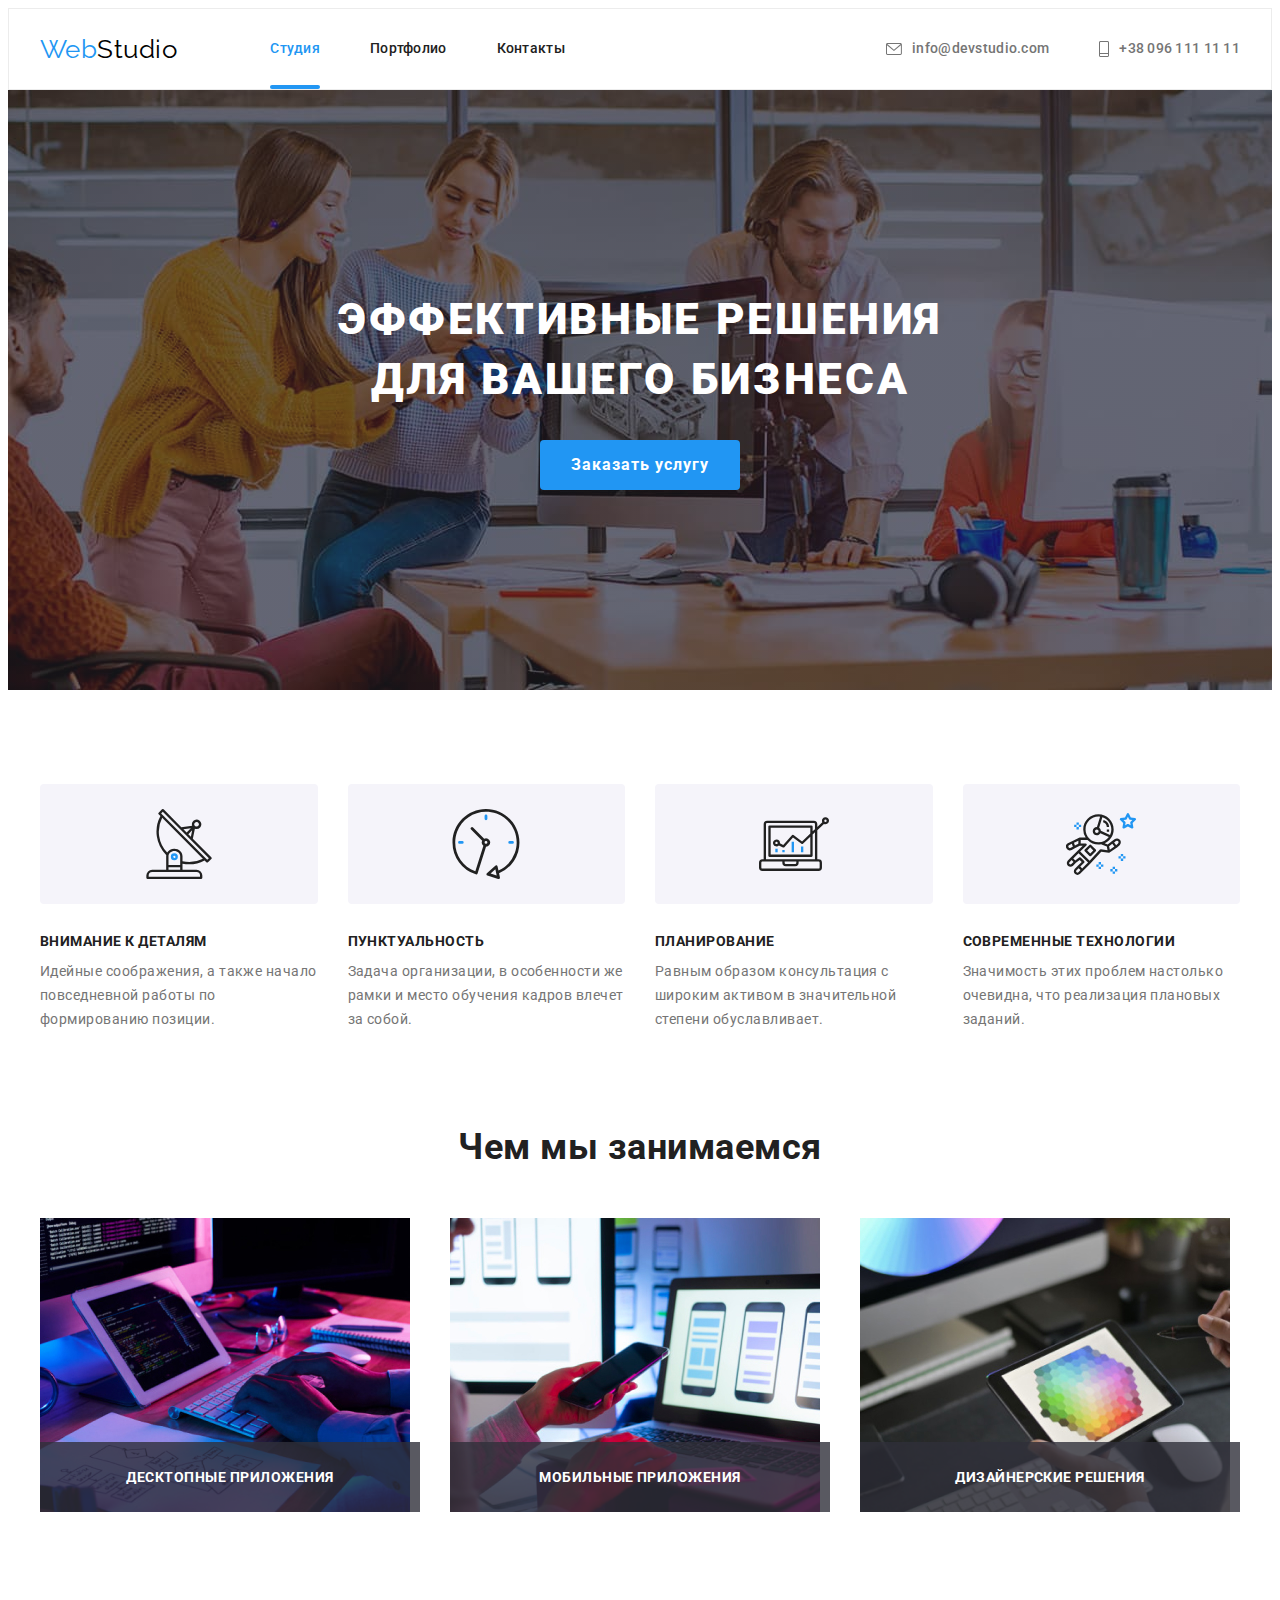
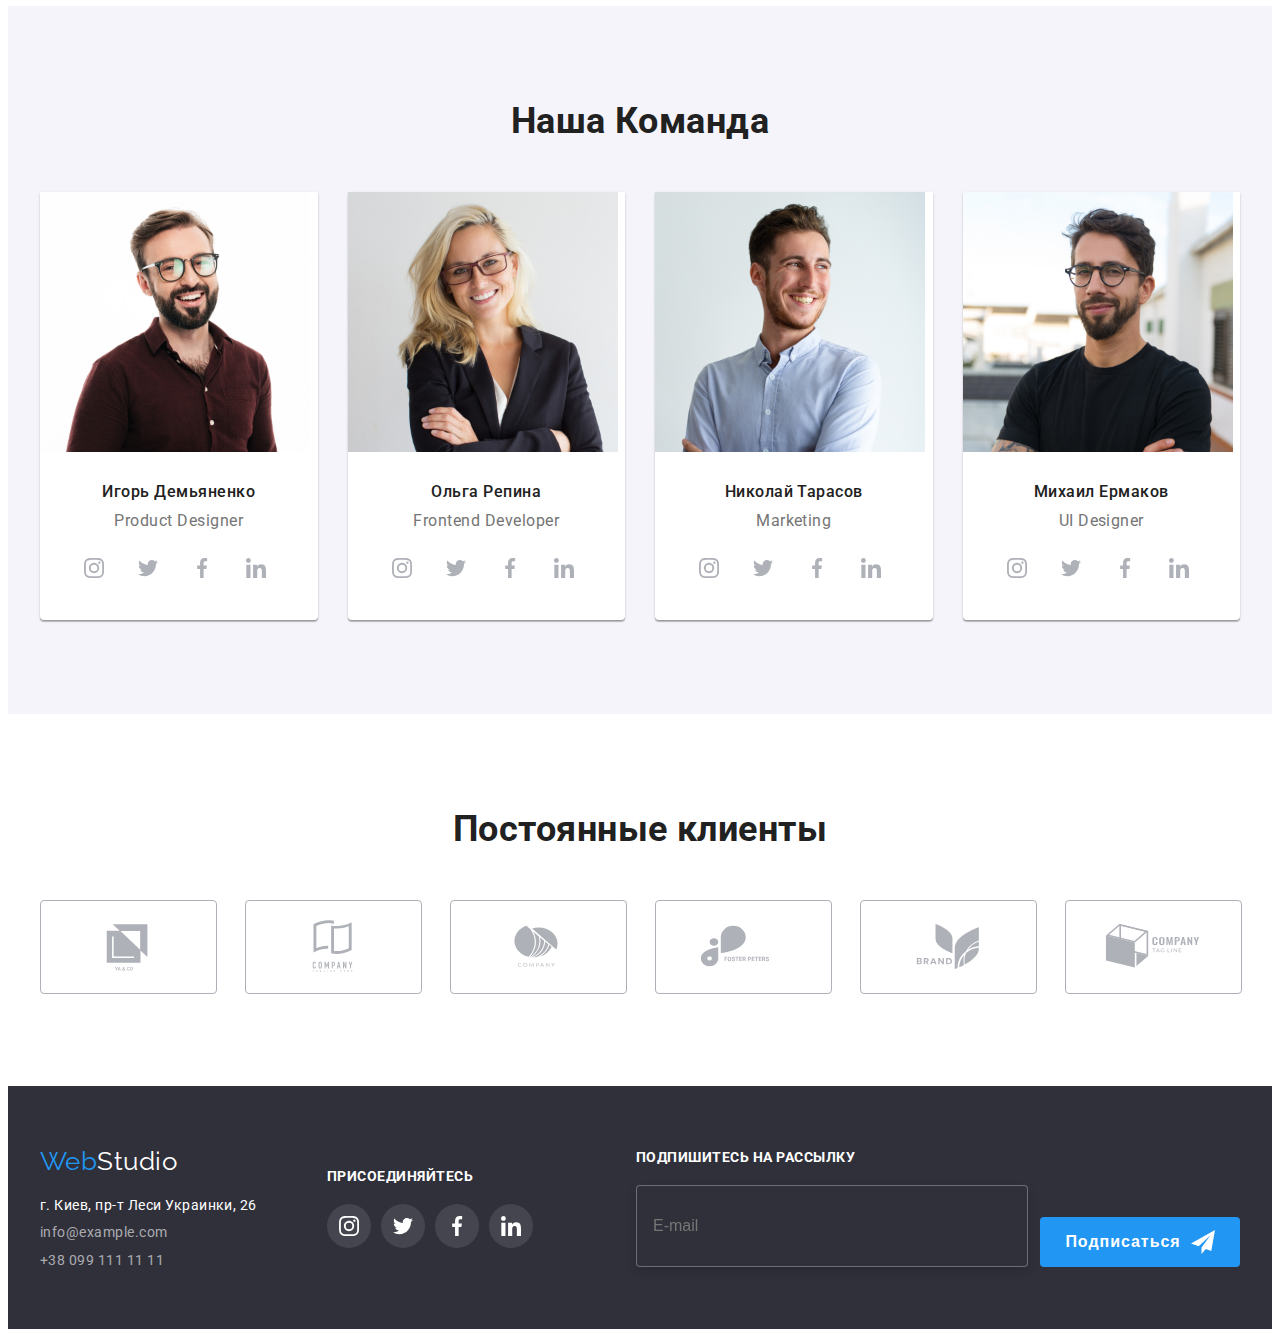
<file: index.html>
<!DOCTYPE html>
<html lang="ru">
  <head>
    <meta charset="UTF-8" />
    <meta http-equiv="X-UA-Compatible" content="IE=edge" />
    <meta name="viewport" content="width=device-width, initial-scale=1.0" />
    <title>WebStudio</title>
    <link rel="preconnect" href="https://fonts.googleapis.com" />
    <link rel="preconnect" href="https://fonts.gstatic.com" crossorigin />
    <link
      href="https://fonts.googleapis.com/css2?family=Raleway:wght@700&family=Roboto:wght@400;500;700;900&display=swap"
      rel="stylesheet"
    />
    <link
      rel="stylesheet"
      href="https://cdnjs.cloudflare.com/ajax/libs/modern-normalize/1.1.0/modern-normalize.min.css"
      integrity="sha512-wpPYUAdjBVSE4KJnH1VR1HeZfpl1ub8YT/NKx4PuQ5NmX2tKuGu6U/JRp5y+Y8XG2tV+wKQpNHVUX03MfMFn9Q=="
      crossorigin="anonymous"
      referrerpolicy="no-referrer"
    />
    <link
      rel="stylesheet"
      href="https://cdnjs.cloudflare.com/ajax/libs/animate.css/4.1.1/animate.min.css"
    />
    <link rel="stylesheet" href="./css/styles.css" />
  </head>
  <body>
    <!-- header -->
    <header class="header">
      <div class="container">
        <nav class="nav">
          <a href="./index.html" class="logo">Web<span class="accent">Studio</span></a>
          <ul class="nav-list card-set">
            <li class="nav-item">
              <a href="./index.html" class="nav-link current-link">Студия</a>
            </li>
            <li class="nav-item"><a href="./portfolio.html" class="nav-link">Портфолио</a></li>
            <li class="nav-item"><a href="" class="nav-link">Контакты</a></li>
          </ul>
        </nav>
        <ul class="contacts-list">
          <li class="contacts-item">
            <a href="mailto:info@devstudio.com" class="contacts-link"
              ><svg class="contacts-icon" width="16" height="12">
                <use href="./images/icons/icons.svg#envelope"></use></svg
              >info@devstudio.com</a
            >
          </li>
          <li class="contacts-item">
            <a href="tel:+380961111111" class="contacts-link"
              ><svg class="contacts-icon" width="10" height="16">
                <use href="./images/icons/icons.svg#telephone"></use></svg
              >+38 096 111 11 11</a
            >
          </li>
        </ul>
      </div>
    </header>

    <main>
      <!-- hero-section -->

      <section class="hero section">
        <div class="container">
          <h1 class="hero-title">Эффективные решения для вашего бизнеса</h1>
          <button
            type="button"
            class="hero-button animate__animated animate__heartBeat animate__delay-1s"
            data-modal-open
          >
            Заказать услугу
          </button>
        </div>
      </section>

      <!-- peculiarities-section -->

      <section class="pecs section">
        <div class="container">
          <h2 class="pecs-title visually-hidden">Особенности</h2>
          <ul class="pecs-list card-set">
            <li class="pecs-item card-set-item">
              <div class="pecs-logo">
                <svg class="pecs-logo-icon" width="70" height="70" aria-hidden="true">
                  <use href="./images/icons/icons.svg#antenna"></use>
                </svg>
              </div>
              <h3 class="pecs-subtitle">Внимание к деталям</h3>
              <p class="pecs-text">
                Идейные соображения, а также начало повседневной работы по формированию позиции.
              </p>
            </li>
            <li class="pecs-item card-set-item">
              <div class="pecs-logo">
                <svg class="pecs-logo-icon" width="70" height="70" aria-hidden="true">
                  <use href="./images/icons/icons.svg#clock"></use>
                </svg>
              </div>
              <h3 class="pecs-subtitle">Пунктуальность</h3>
              <p class="pecs-text">
                Задача организации, в особенности же рамки и место обучения кадров влечет за собой.
              </p>
            </li>
            <li class="pecs-item card-set-item">
              <div class="pecs-logo">
                <svg class="pecs-logo-icon" width="70" height="70" aria-hidden="true">
                  <use href="./images/icons/icons.svg#diagram"></use>
                </svg>
              </div>
              <h3 class="pecs-subtitle">Планирование</h3>
              <p class="pecs-text">
                Равным образом консультация с широким активом в значительной степени обуславливает.
              </p>
            </li>
            <li class="pecs-item card-set-item">
              <div class="pecs-logo">
                <svg class="pecs-logo-icon" width="70" height="70" aria-hidden="true">
                  <use href="./images/icons/icons.svg#astronaut"></use>
                </svg>
              </div>
              <h3 class="pecs-subtitle">Современные технологии</h3>
              <p class="pecs-text">
                Значимость этих проблем настолько очевидна, что реализация плановых заданий.
              </p>
            </li>
          </ul>
        </div>
      </section>

      <!-- work-section -->

      <section class="work section">
        <div class="container">
          <h2 class="work-title">Чем мы занимаемся</h2>
          <ul class="work-list card-set">
            <li class="work-item card-set-item">
              <img class="work-img" src="./images/work/box-1.jpg" alt="Верстка сайта" width="370" />
              <div class="work-text-box">
                <p class="work-text">Десктопные приложения</p>
              </div>
            </li>
            <li class="work-item card-set-item">
              <img
                class="work-img"
                src="./images/work/box-2.jpg"
                alt="Создание стиля"
                width="370"
              />
              <div class="work-text-box">
                <p class="work-text">Мобильные приложения</p>
              </div>
            </li>
            <li class="work-item card-set-item">
              <img
                class="work-img"
                src="./images/work/box-3.jpg"
                alt="Выбор цветовой палитры"
                width="370"
              />
              <div class="work-text-box">
                <p class="work-text">Дизайнерские решения</p>
              </div>
            </li>
          </ul>
        </div>
      </section>

      <!-- team-section -->

      <section class="team section">
        <div class="container">
          <h2 class="team-title">Наша Команда</h2>
          <ul class="team-list card-set">
            <li class="team-item card-set-item">
              <img
                class="team-img"
                src="./images/team/igor.jpg"
                alt="фото Игоря Демьяненко"
                width="270"
              />
              <h3 class="team-name">Игорь Демьяненко</h3>
              <p class="team-position">Product Designer</p>
              <ul class="team-socials-list card-set">
                <li class="socials-list-item card-set-item">
                  <a class="socials-link" href="">
                    <svg class="socials-icon" width="20" height="20">
                      <use href="./images/icons/icons.svg#instagram"></use>
                    </svg>
                  </a>
                </li>
                <li class="socials-list-item card-set-item">
                  <a class="socials-link" href="">
                    <svg class="socials-icon" width="20" height="20">
                      <use href="./images/icons/icons.svg#twitter"></use>
                    </svg>
                  </a>
                </li>
                <li class="socials-list-item card-set-item">
                  <a class="socials-link" href="">
                    <svg class="socials-icon" width="20" height="20">
                      <use href="./images/icons/icons.svg#facebook"></use>
                    </svg>
                  </a>
                </li>
                <li class="socials-list-item card-set-item">
                  <a class="socials-link" href="">
                    <svg class="socials-icon" width="20" height="20">
                      <use href="./images/icons/icons.svg#linkedin"></use>
                    </svg>
                  </a>
                </li>
              </ul>
            </li>
            <li class="team-item card-set-item">
              <img
                class="team-img"
                src="./images/team/olga.jpg"
                alt="фото Ольги Репиной"
                width="270"
              />
              <h3 class="team-name">Ольга Репина</h3>
              <p class="team-position">Frontend Developer</p>
              <ul class="team-socials-list card-set">
                <li class="socials-list-item card-set-item">
                  <a class="socials-link" href="">
                    <svg class="socials-icon" width="20" height="20">
                      <use href="./images/icons/icons.svg#instagram"></use>
                    </svg>
                  </a>
                </li>
                <li class="socials-list-item card-set-item">
                  <a class="socials-link" href="">
                    <svg class="socials-icon" width="20" height="20">
                      <use href="./images/icons/icons.svg#twitter"></use>
                    </svg>
                  </a>
                </li>
                <li class="socials-list-item card-set-item">
                  <a class="socials-link" href="">
                    <svg class="socials-icon" width="20" height="20">
                      <use href="./images/icons/icons.svg#facebook"></use>
                    </svg>
                  </a>
                </li>
                <li class="socials-list-item card-set-item">
                  <a class="socials-link" href="">
                    <svg class="socials-icon" width="20" height="20">
                      <use href="./images/icons/icons.svg#linkedin"></use>
                    </svg>
                  </a>
                </li>
              </ul>
            </li>
            <li class="team-item card-set-item">
              <img
                class="team-img"
                src="./images/team/nikola.jpg"
                alt="фото Николая Тарасова"
                width="270"
              />
              <h3 class="team-name">Николай Тарасов</h3>
              <p class="team-position">Marketing</p>
              <ul class="team-socials-list card-set">
                <li class="socials-list-item card-set-item">
                  <a class="socials-link" href="">
                    <svg class="socials-icon" width="20" height="20">
                      <use href="./images/icons/icons.svg#instagram"></use>
                    </svg>
                  </a>
                </li>
                <li class="socials-list-item card-set-item">
                  <a class="socials-link" href="">
                    <svg class="socials-icon" width="20" height="20">
                      <use href="./images/icons/icons.svg#twitter"></use>
                    </svg>
                  </a>
                </li>
                <li class="socials-list-item card-set-item">
                  <a class="socials-link" href="">
                    <svg class="socials-icon" width="20" height="20">
                      <use href="./images/icons/icons.svg#facebook"></use>
                    </svg>
                  </a>
                </li>
                <li class="socials-list-item card-set-item">
                  <a class="socials-link" href="">
                    <svg class="socials-icon" width="20" height="20">
                      <use href="./images/icons/icons.svg#linkedin"></use>
                    </svg>
                  </a>
                </li>
              </ul>
            </li>
            <li class="team-item card-set-item">
              <img
                class="team-img"
                src="./images/team/michael.jpg"
                alt="фото Михаила Ермакова"
                width="270"
              />
              <h3 class="team-name">Михаил Ермаков</h3>
              <p class="team-position">UI Designer</p>
              <ul class="team-socials-list card-set">
                <li class="socials-list-item card-set-item">
                  <a class="socials-link" href="">
                    <svg class="socials-icon" width="20" height="20">
                      <use href="./images/icons/icons.svg#instagram"></use>
                    </svg>
                  </a>
                </li>
                <li class="socials-list-item card-set-item">
                  <a class="socials-link" href="">
                    <svg class="socials-icon" width="20" height="20">
                      <use href="./images/icons/icons.svg#twitter"></use>
                    </svg>
                  </a>
                </li>
                <li class="socials-list-item card-set-item">
                  <a class="socials-link" href="">
                    <svg class="socials-icon" width="20" height="20">
                      <use href="./images/icons/icons.svg#facebook"></use>
                    </svg>
                  </a>
                </li>
                <li class="socials-list-item card-set-item">
                  <a class="socials-link" href="">
                    <svg class="socials-icon" width="20" height="20">
                      <use href="./images/icons/icons.svg#linkedin"></use>
                    </svg>
                  </a>
                </li>
              </ul>
            </li>
          </ul>
        </div>
      </section>
    </main>

    <!-- clients section -->

    <section class="section">
      <div class="container">
        <h2 class="clients-title">Постоянные клиенты</h2>
        <ul class="clients-list card-set">
          <li class="clients-item card-set-item">
            <a class="clients-link" href="">
              <svg class="clients-icon" width="106" height="60">
                <use href="./images/icons/icons.svg#yaco"></use></svg
            ></a>
          </li>
          <li class="clients-item card-set-item">
            <a class="clients-link" href="">
              <svg class="clients-icon" width="106" height="60">
                <use href="./images/icons/icons.svg#tagline"></use>
              </svg>
            </a>
          </li>
          <li class="clients-item card-set-item">
            <a class="clients-link" href="">
              <svg class="clients-icon" width="106" height="60">
                <use href="./images/icons/icons.svg#company"></use>
              </svg>
            </a>
          </li>
          <li class="clients-item card-set-item">
            <a class="clients-link" href=""
              ><svg class="clients-icon" width="106" height="60">
                <use href="./images/icons/icons.svg#fosterpeters"></use></svg
            ></a>
          </li>
          <li class="clients-item card-set-item">
            <a class="clients-link" href=""
              ><svg class="clients-icon" width="106" height="60">
                <use href="./images/icons/icons.svg#brand"></use></svg
            ></a>
          </li>
          <li class="clients-item card-set-item">
            <a class="clients-link" href=""
              ><svg class="clients-icon" width="106" height="60">
                <use href="./images/icons/icons.svg#comtagline"></use></svg
            ></a>
          </li>
        </ul>
      </div>
    </section>

    <!-- footer -->

    <footer class="footer">
      <div class="container">
        <div class="footer-inner">
          <div class="footer-address">
            <a href="./index.html" class="footer-logo">Web<span class="accent">Studio</span></a>
            <address class="address">г. Киев, пр-т Леси Украинки, 26</address>
            <ul class="footer-list">
              <li class="footer-item">
                <a href="mailto:info@example.com" class="footer-link">info@example.com</a>
              </li>
              <li class="footer-item">
                <a href="tel:+380991111111" class="footer-link">+38 099 111 11 11</a>
              </li>
            </ul>
          </div>
          <div class="socials">
            <h2 class="socials-text">присоединяйтесь</h2>
            <ul class="footer-socials-list card-set">
              <li class="footer-socials-item">
                <a class="footer-socials-link" href="">
                  <svg class="footer-socials-icon" width="20" height="20">
                    <use href="./images/icons/icons.svg#instagram"></use>
                  </svg>
                </a>
              </li>
              <li class="footer-socials-item">
                <a class="footer-socials-link" href="">
                  <svg class="footer-socials-icon" width="20" height="20">
                    <use href="./images/icons/icons.svg#twitter"></use>
                  </svg>
                </a>
              </li>
              <li class="footer-socials-item">
                <a class="footer-socials-link" href="">
                  <svg class="footer-socials-icon" width="20" height="20">
                    <use href="./images/icons/icons.svg#facebook"></use>
                  </svg>
                </a>
              </li>
              <li class="footer-socials-item">
                <a class="footer-socials-link" href="">
                  <svg class="footer-socials-icon" width="20" height="20">
                    <use href="./images/icons/icons.svg#linkedin"></use>
                  </svg>
                </a>
              </li>
            </ul>
          </div>
          <form class="subscribe-form" name="footer-form">
            <label class="subscribe-field">
              <b class="subscribe-label">Подпишитесь на рассылку</b>
              <input
                class="subscribe-input"
                type="email"
                name="email"
                placeholder="E-mail"
                autocomplete="off"
              />
            </label>
            <button class="subscribe-btn" type="submit">
              Подписаться
              <svg class="subscribe-btn-icon" width="24" height="24" aria-hidden="true">
                <use href="./images/icons/icons.svg#send"></use>
              </svg>
            </button>
          </form>
        </div>
      </div>
    </footer>

    <!-- modal window -->

    <div class="backdrop is-hidden" data-modal>
      <div class="modal">
        <div class="modal-close" data-modal-close>
          <svg class="modal-close-icon" width="18" height="18">
            <use href="./images/icons/icons.svg#close"></use>
          </svg>
        </div>
        <form class="form" name="main-form" autocomplete="off">
          <div class="form-group" role="group" aria-labelledby="contact-details-head">
            <h2 class="modal-title" id="contact-details-head">
              Оставьте свои данные, мы вам перезвоним
            </h2>
            <label class="modal-field">
              <input
                class="modal-field-input"
                type="text"
                name="name"
                required
                placeholder="Иван Иванов"
              />
              <span class="modal-field-label">Имя</span>
              <svg class="modal-field-icon" width="18" height="18" aria-hidden="true">
                <use href="./images/icons/icons.svg#person"></use>
              </svg>
            </label>
            <label class="modal-field">
              <input
                class="modal-field-input"
                type="tel"
                name="phone-number"
                required
                placeholder="+38-000-000-00-00"
              />
              <span class="modal-field-label">Телефон</span>
              <svg class="modal-field-icon" width="18" height="18" aria-hidden="true">
                <use href="./images/icons/icons.svg#phone"></use>
              </svg>
            </label>
            <label class="modal-field">
              <input
                class="modal-field-input"
                type="email"
                name="email"
                placeholder="example@mail.com"
              />
              <span class="modal-field-label">Почта</span>
              <svg class="modal-field-icon" width="18" height="18" aria-hidden="true">
                <use href="./images/icons/icons.svg#email"></use>
              </svg>
            </label>
            <label class="modal-field comments-field">
              <textarea
                class="modal-field-textarea"
                name="feedback"
                placeholder="Введите текст"
              ></textarea>
              <span class="comments-label">Комментарий</span>
            </label>
          </div>
          <label class="modal-check">
            <input
              class="modal-check-input"
              type="checkbox"
              name="terms-check"
              value="terms-check"
            />
            <svg class="modal-check-icon" width="11" height="8">
              <use class="modal-check-content" href="./images/icons/icons.svg#check"></use>
            </svg>
            <span class="modal-check-text">
              Соглашаюсь с рассылкой и принимаю
              <a class="modal-check-link" href="">Условия договора</a>
            </span>
          </label>
          <button class="modal-btn" type="submit">Отправить</button>
        </form>
      </div>
    </div>

    <script src="./js/modal.js"></script>
  </body>
</html>
</file>
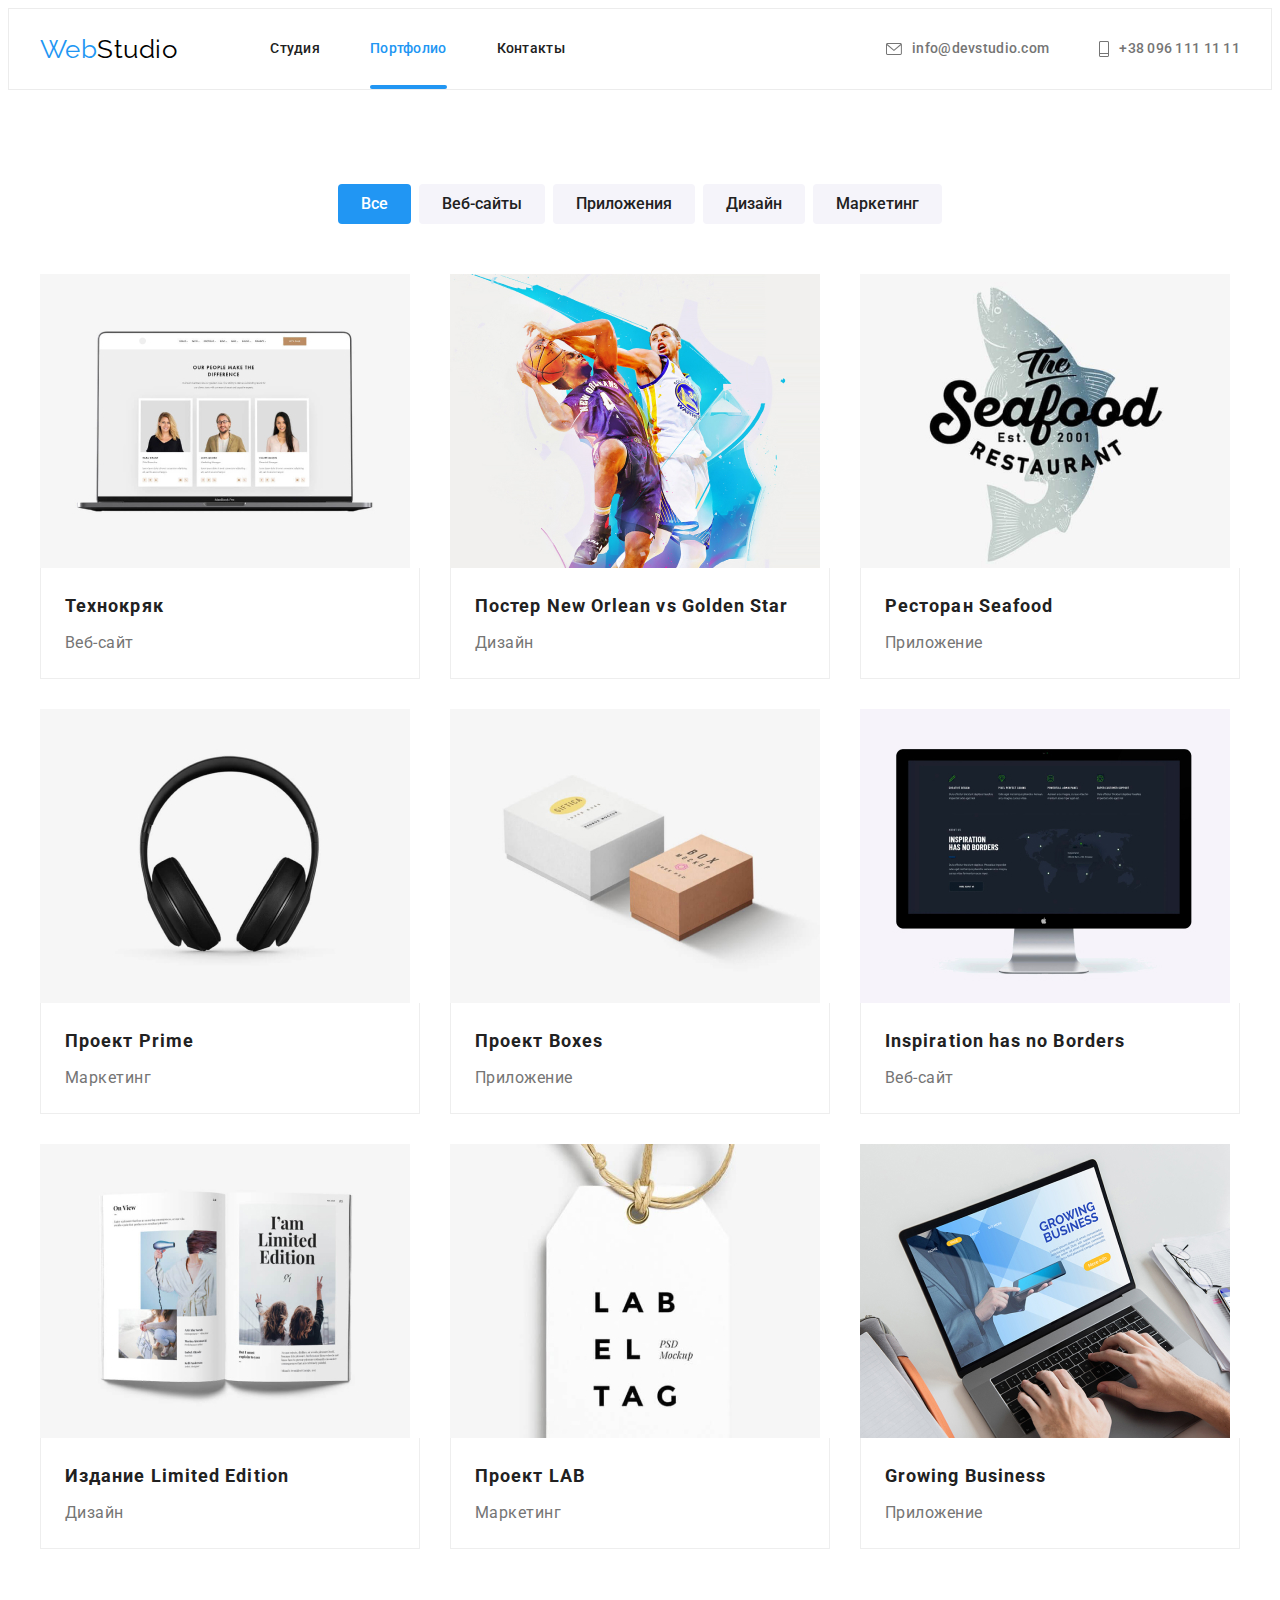
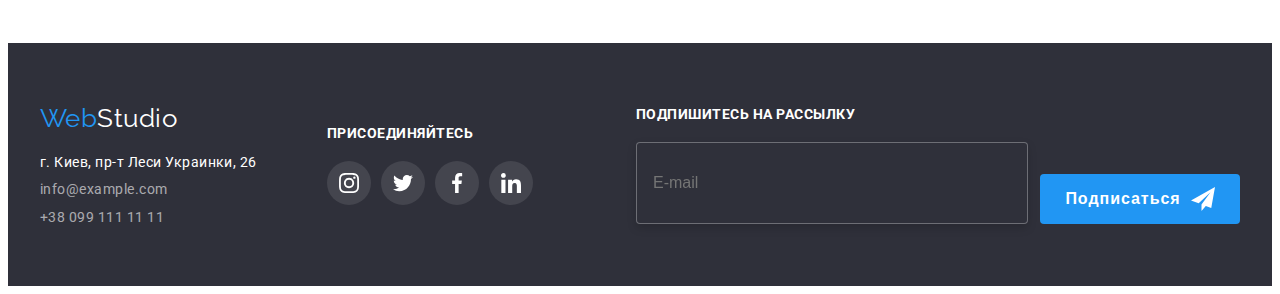
<file: portfolio.html>
<!DOCTYPE html>
<html lang="ru">
  <head>
    <meta charset="UTF-8" />
    <meta http-equiv="X-UA-Compatible" content="IE=edge" />
    <meta name="viewport" content="width=device-width, initial-scale=1.0" />
    <title>Portfolio</title>
    <link rel="preconnect" href="https://fonts.googleapis.com" />
    <link rel="preconnect" href="https://fonts.gstatic.com" crossorigin />
    <link
      href="https://fonts.googleapis.com/css2?family=Raleway:wght@700&family=Roboto:wght@400;500;700;900&display=swap"
      rel="stylesheet"
    />
    <link
      rel="stylesheet"
      href="https://cdnjs.cloudflare.com/ajax/libs/modern-normalize/1.1.0/modern-normalize.min.css"
      integrity="sha512-wpPYUAdjBVSE4KJnH1VR1HeZfpl1ub8YT/NKx4PuQ5NmX2tKuGu6U/JRp5y+Y8XG2tV+wKQpNHVUX03MfMFn9Q=="
      crossorigin="anonymous"
      referrerpolicy="no-referrer"
    />
    <link rel="stylesheet" href="./css/styles.css" />
  </head>
  <body>
    <!-- header -->

    <header class="header">
      <div class="container">
        <nav class="nav">
          <a href="./index.html" class="logo">Web<span class="accent">Studio</span></a>
          <ul class="nav-list card-set">
            <li class="nav-item">
              <a href="./index.html" class="nav-link">Студия</a>
            </li>
            <li class="nav-item">
              <a href="./portfolio.html" class="nav-link current-link">Портфолио</a>
            </li>
            <li class="nav-item"><a href="" class="nav-link">Контакты</a></li>
          </ul>
        </nav>
        <ul class="contacts-list">
          <li class="contacts-item">
            <a href="mailto:info@devstudio.com" class="contacts-link"
              ><svg class="contacts-icon" width="16" height="12">
                <use href="./images/icons/icons.svg#envelope"></use></svg
              >info@devstudio.com</a
            >
          </li>
          <li class="contacts-item">
            <a href="tel:+380961111111" class="contacts-link"
              ><svg class="contacts-icon" width="10" height="16">
                <use href="./images/icons/icons.svg#telephone"></use></svg
              >+38 096 111 11 11</a
            >
          </li>
        </ul>
      </div>
    </header>

    <main>
      <!-- portfolio-section -->

      <section class="portfolio section">
        <div class="container">
          <h2 class="portfolio-title visually-hidden">Портфолио</h2>
          <ul class="filters-list">
            <li class="filters-item">
              <button type="button" class="filters-button active-button">Все</button>
            </li>
            <li class="filters-item">
              <button type="button" class="filters-button">Веб-сайты</button>
            </li>
            <li class="filters-item">
              <button type="button" class="filters-button">Приложения</button>
            </li>
            <li class="filters-item">
              <button type="button" class="filters-button">Дизайн</button>
            </li>
            <li class="filters-item">
              <button type="button" class="filters-button">Маркетинг</button>
            </li>
          </ul>

          <ul class="examples-list card-set">
            <li class="examples-item card-set-item">
              <a class="examples-link" href="">
                <div class="examples-inner">
                  <img
                    class="examples-img"
                    src="./images/portfolio/technocrack.jpg"
                    alt="макбук с открытым сайтом"
                    width="370"
                    height="294"
                  />
                  <div class="examples-inner-caption">
                    <p class="examples-caption">
                      Ресурс предлагает комплексные предложения с разным уровнем функционала и
                      сервисов. Все это позволит посетителю получить исчерпывающие сведения о
                      компании или частном лице.
                    </p>
                  </div>
                </div>
                <div class="description">
                  <h3 class="examples-subtitle">Технокряк</h3>
                  <p class="examples-button-text">Веб-сайт</p>
                </div>
              </a>
            </li>
            <li class="examples-item card-set-item">
              <a class="examples-link" href="">
                <div class="examples-inner">
                  <img
                    class="examples-img"
                    src="./images/portfolio/new-orlean.jpg"
                    alt="два баскетболиста в прыжке"
                    width="370"
                    height="294"
                  />
                  <div class="examples-inner-caption">
                    <p class="examples-caption">
                      Lorem ipsum, dolor sit amet consectetur adipisicing elit. Deleniti doloremque
                      aspernatur natus! Quam aperiam corporis repudiandae tenetur? Rerum quos
                      delectus sequi.
                    </p>
                  </div>
                </div>
                <div class="description">
                  <h3 class="examples-subtitle">Постер New Orlean vs Golden Star</h3>
                  <p class="examples-button-text">Дизайн</p>
                </div>
              </a>
            </li>
            <li class="examples-item card-set-item">
              <a class="examples-link" href="">
                <div class="examples-inner">
                  <img
                    class="examples-img"
                    src="./images/portfolio/seafood.jpg"
                    alt="логотип ресторана"
                    width="370"
                    height="294"
                  />
                  <div class="examples-inner-caption">
                    <p class="examples-caption">
                      Lorem ipsum, dolor sit amet consectetur adipisicing elit. Deleniti doloremque
                      aspernatur natus! Quam aperiam corporis repudiandae tenetur? Rerum quos
                      delectus sequi.
                    </p>
                  </div>
                </div>
                <div class="description">
                  <h3 class="examples-subtitle">Ресторан Seafood</h3>
                  <p class="examples-button-text">Приложение</p>
                </div>
              </a>
            </li>
            <li class="examples-item card-set-item">
              <a class="examples-link" href="">
                <div class="examples-inner">
                  <img
                    class="examples-img"
                    src="./images/portfolio/prime.jpg"
                    alt="наушники"
                    width="370"
                    height="294"
                  />
                  <div class="examples-inner-caption">
                    <p class="examples-caption">
                      Lorem ipsum, dolor sit amet consectetur adipisicing elit. Deleniti doloremque
                      aspernatur natus! Quam aperiam corporis repudiandae tenetur? Rerum quos
                      delectus sequi.
                    </p>
                  </div>
                </div>
                <div class="description">
                  <h3 class="examples-subtitle">Проект Prime</h3>
                  <p class="examples-button-text">Маркетинг</p>
                </div>
              </a>
            </li>
            <li class="examples-item card-set-item">
              <a class="examples-link" href="">
                <div class="examples-inner">
                  <img
                    class="examples-img"
                    src="./images/portfolio/boxes.jpg"
                    alt="две коробки"
                    width="370"
                    height="294"
                  />
                  <div class="examples-inner-caption">
                    <p class="examples-caption">
                      Lorem ipsum, dolor sit amet consectetur adipisicing elit. Deleniti doloremque
                      aspernatur natus! Quam aperiam corporis repudiandae tenetur? Rerum quos
                      delectus sequi.
                    </p>
                  </div>
                </div>
                <div class="description">
                  <h3 class="examples-subtitle">Проект Boxes</h3>
                  <p class="examples-button-text">Приложение</p>
                </div>
              </a>
            </li>
            <li class="examples-item card-set-item">
              <a class="examples-link" href="">
                <div class="examples-inner">
                  <img
                    class="examples-img"
                    src="./images/portfolio/inspiration.jpg"
                    alt="imac на котором открыт сайт"
                    width="370"
                    height="294"
                  />
                  <div class="examples-inner-caption">
                    <p class="examples-caption">
                      Lorem ipsum, dolor sit amet consectetur adipisicing elit. Deleniti doloremque
                      aspernatur natus! Quam aperiam corporis repudiandae tenetur? Rerum quos
                      delectus sequi.
                    </p>
                  </div>
                </div>
                <div class="description">
                  <h3 class="examples-subtitle">Inspiration has no Borders</h3>
                  <p class="examples-button-text">Веб-сайт</p>
                </div>
              </a>
            </li>
            <li class="examples-item card-set-item">
              <a class="examples-link" href="">
                <div class="examples-inner">
                  <img
                    class="examples-img"
                    src="./images/portfolio/limited-edition.jpg"
                    alt="открытый журнал"
                    width="370"
                    height="294"
                  />
                  <div class="examples-inner-caption">
                    <p class="examples-caption">
                      Lorem ipsum, dolor sit amet consectetur adipisicing elit. Deleniti doloremque
                      aspernatur natus! Quam aperiam corporis repudiandae tenetur? Rerum quos
                      delectus sequi.
                    </p>
                  </div>
                </div>
                <div class="description">
                  <h3 class="examples-subtitle">Издание Limited Edition</h3>
                  <p class="examples-button-text">Дизайн</p>
                </div>
              </a>
            </li>
            <li class="examples-item card-set-item">
              <a class="examples-link" href="">
                <div class="examples-inner">
                  <img
                    class="examples-img"
                    src="./images/portfolio/lab.jpg"
                    alt="бирка с надписью"
                    width="370"
                    height="294"
                  />
                  <div class="examples-inner-caption">
                    <p class="examples-caption">
                      Lorem ipsum, dolor sit amet consectetur adipisicing elit. Deleniti doloremque
                      aspernatur natus! Quam aperiam corporis repudiandae tenetur? Rerum quos
                      delectus sequi.
                    </p>
                  </div>
                </div>
                <div class="description">
                  <h3 class="examples-subtitle">Проект LAB</h3>
                  <p class="examples-button-text">Маркетинг</p>
                </div>
              </a>
            </li>
            <li class="examples-item card-set-item">
              <a class="examples-link" href="">
                <div class="examples-inner">
                  <img
                    class="examples-img"
                    src="./images/portfolio/growing-business.jpg"
                    alt="макбук на котором печатают"
                    width="370"
                    height="294"
                  />
                  <div class="examples-inner-caption">
                    <p class="examples-caption">
                      Lorem ipsum, dolor sit amet consectetur adipisicing elit. Deleniti doloremque
                      aspernatur natus! Quam aperiam corporis repudiandae tenetur? Rerum quos
                      delectus sequi.
                    </p>
                  </div>
                </div>
                <div class="description">
                  <h3 class="examples-subtitle">Growing Business</h3>
                  <p class="examples-button-text">Приложение</p>
                </div>
              </a>
            </li>
          </ul>
        </div>
      </section>
    </main>

    <!-- footer -->

    <footer class="footer">
      <div class="container">
        <div class="footer-inner">
          <div class="footer-address">
            <a href="./index.html" class="footer-logo">Web<span class="accent">Studio</span></a>
            <address class="address">г. Киев, пр-т Леси Украинки, 26</address>
            <ul class="footer-list">
              <li class="footer-item">
                <a href="mailto:info@example.com" class="footer-link">info@example.com</a>
              </li>
              <li class="footer-item">
                <a href="tel:+380991111111" class="footer-link">+38 099 111 11 11</a>
              </li>
            </ul>
          </div>
          <div class="socials">
            <h2 class="socials-text">присоединяйтесь</h2>
            <ul class="footer-socials-list card-set">
              <li class="footer-socials-item">
                <a class="footer-socials-link" href="">
                  <svg class="footer-socials-icon" width="20" height="20">
                    <use href="./images/icons/icons.svg#instagram"></use>
                  </svg>
                </a>
              </li>
              <li class="footer-socials-item">
                <a class="footer-socials-link" href="">
                  <svg class="footer-socials-icon" width="20" height="20">
                    <use href="./images/icons/icons.svg#twitter"></use>
                  </svg>
                </a>
              </li>
              <li class="footer-socials-item">
                <a class="footer-socials-link" href="">
                  <svg class="footer-socials-icon" width="20" height="20">
                    <use href="./images/icons/icons.svg#facebook"></use>
                  </svg>
                </a>
              </li>
              <li class="footer-socials-item">
                <a class="footer-socials-link" href="">
                  <svg class="footer-socials-icon" width="20" height="20">
                    <use href="./images/icons/icons.svg#linkedin"></use>
                  </svg>
                </a>
              </li>
            </ul>
          </div>
          <form class="subscribe-form" name="footer-form">
            <label class="subscribe-field">
              <b class="subscribe-label">Подпишитесь на рассылку</b>
              <input
                class="subscribe-input"
                type="email"
                name="email"
                placeholder="E-mail"
                autocomplete="off"
              />
            </label>
            <button class="subscribe-btn" type="submit">
              Подписаться
              <svg class="subscribe-btn-icon" width="24" height="24" aria-hidden="true">
                <use href="./images/icons/icons.svg#send"></use>
              </svg>
            </button>
          </form>
        </div>
      </div>
    </footer>
  </body>
</html>
</file>
<file: css/styles.css>
:root {
  --primary-text-color: #212121;
  --secondary-text-color: #757575;
  --white-text-color: #fff;
  --accent-color: #2196f3;
  --accent-color-tranparent: rgba(33, 150, 243, 0.9);
  --button-hover-color: #188ce8;
  --background-white-color: #f5f4fa;
  --primary-grey-color: #2f303a;
  --box-border-color: #eee;
  --inactive-icon-color: #afb1b8;
  --items: 3;
  --indent: 30px;
  --anim: 250ms cubic-bezier(0.4, 0, 0.2, 1);
}

body {
  color: var(--primary-text-color);

  font-family: roboto, sans-serif;
  letter-spacing: 0.03em;
}

/* utilities */
img {
  display: block;
  max-width: 100%;
  height: auto;
}

h1,
h2,
h3,
h4 {
  margin-top: 0;
}

ul,
ol {
  margin: 0;
  padding: 0;
  list-style: none;
}

a {
  text-decoration: none;
  color: inherit;
}

p {
  margin-top: 0;
  margin-bottom: 0;
}

.visually-hidden {
  position: absolute;
  width: 1px;
  height: 1px;
  margin: -1px;
  border: 0;
  padding: 0;

  white-space: nowrap;
  clip-path: inset(100%);
  clip: rect(0 0 0 0);
  overflow: hidden;
}

.container {
  width: 1200px;
  margin: 0 auto;
  padding: 0 15px;
  /* outline: 1px solid tomato; */
}

.section {
  padding-top: 94px;
  padding-bottom: 94px;
}

.card-set {
  display: flex;
  flex-wrap: wrap;
  gap: var(--indent);
}

.card-set-item {
  flex-basis: calc((100% - var(--indent) * (var(--items) - 1)) / var(--items));
}

/* header */

.header {
  border: 1px solid #ececec;
}

.header .container {
  display: flex;
}

.nav {
  display: flex;
  align-items: center;
}

.logo {
  margin-right: 93px;
  color: var(--accent-color);

  font-family: raleway, sans-serif;
  font-size: 26px;
  line-height: 1.19;

  text-decoration: none;
}

.logo .accent {
  color: #000;
}

.nav-list {
  --indent: 50px;
}

.nav-link {
  display: block;
  padding-top: 32px;
  padding-bottom: 32px;

  color: var(--primary-text-color);

  font-weight: 500;
  font-size: 14px;
  line-height: 1.14;
  letter-spacing: 0.02em;

  transition: color var(--anim);
}

.current-link {
  position: relative;
  color: var(--accent-color);
}

.current-link::after {
  content: '';
  position: absolute;
  bottom: 0;
  left: 0;
  width: 100%;
  height: 4px;
  border-radius: 2px;
  background-color: var(--accent-color);
}

.contacts-list {
  display: flex;
  margin-left: auto;
  gap: 50px;
  align-items: center;
}

.contacts-icon {
  margin-right: 10px;
  fill: currentColor;
}

.contacts-link {
  display: flex;
  align-items: center;
  justify-content: center;
  padding-top: 32px;
  padding-bottom: 32px;

  color: var(--secondary-text-color);

  font-weight: 500;
  font-size: 14px;
  line-height: 1.14;
  letter-spacing: 0.02em;

  transition: color var(--anim);
}

.nav-link:hover,
.nav-link:focus,
.contacts-link:hover,
.contacts-link:focus,
.contacts-icon:hover,
.contacts-icon:focus {
  color: var(--accent-color);
}

/* main */

/* hero section */
.hero {
  padding-top: 200px;
  padding-bottom: 200px;
  margin-left: auto;
  margin-right: auto;
  max-width: 1600px;
  background-color: var(--primary-grey-color);
  background-image: linear-gradient(rgba(47, 48, 58, 0.4), rgba(47, 48, 58, 0.4)),
    url(../images/hero/hero-background.jpg);
  background-position: center;
  background-repeat: no-repeat;

  text-align: center;
}

.hero-title {
  margin-bottom: 30px;
  margin-left: auto;
  margin-right: auto;
  max-width: 696px;
  min-height: 120px;

  color: var(--white-text-color);

  font-weight: 900;
  font-size: 44px;
  line-height: 1.36;
  text-align: center;
  letter-spacing: 0.06em;
  text-transform: uppercase;
}

.hero-button {
  margin-bottom: 0;
  min-width: 200px;
  padding-top: 9px;
  padding-bottom: 9px;
  border-radius: 4px;
  border: 1px solid transparent;
  color: var(--white-text-color);
  background-color: var(--accent-color);

  font-family: inherit;
  font-weight: 700;
  font-size: 16px;
  line-height: 1.875;
  text-align: center;
  letter-spacing: 0.06em;

  cursor: pointer;

  transition: background-color var(--anim);
}

.hero-button:hover,
.hero-button:focus {
  background-color: var(--button-hover-color);
}

/* peculiarities section */

.pecs-list {
  --items: 4;
}

.pecs-logo {
  display: flex;
  align-items: center;
  justify-content: center;
  margin-bottom: 30px;
  border-radius: 4px;
  height: 120px;
  width: 100%;
  background-color: var(--background-white-color);

  transition: box-shadow var(--anim);
}

.pecs-item:hover .pecs-logo,
.pecs-item:focus .pecs-logo {
  box-shadow: 0px 4px 4px rgba(0, 0, 0, 0.25);
}

.pecs-subtitle {
  margin-top: 0;
  margin-bottom: 10px;
  font-weight: 700;
  font-size: 14px;
  line-height: 1.14;
  text-transform: uppercase;
}

.pecs-text {
  color: var(--secondary-text-color);

  font-size: 14px;
  line-height: 1.71;
}

/* work section */
.work.section {
  padding-top: 0;
}

.work-title,
.pecs-title,
.team-title,
.portfolio-title,
.clients-title {
  margin-bottom: 50px;

  font-weight: 700;
  font-size: 36px;
  line-height: 1.17;
  text-align: center;
}

.work-item {
  position: relative;
}

.work-img {
  display: block;
}

.work-text-box {
  position: absolute;
  display: flex;
  align-items: center;
  justify-content: center;
  bottom: 0;
  left: 0;
  height: 70px;
  width: 100%;

  background-color: rgba(47, 48, 58, 0.8);
}

.work-text {
  color: var(--white-text-color);

  font-weight: 700;
  font-size: 14px;
  line-height: 1.143;
  text-align: center;
  text-transform: uppercase;
}

/* team section */
.team {
  background-color: var(--background-white-color);
}

.team-list {
  --items: 4;
}

.team-item {
  padding-bottom: 30px;
  background-color: var(--white-text-color);
  text-align: center;
  box-shadow: 0px 1px 3px rgba(0, 0, 0, 0.12), 0px 1px 1px rgba(0, 0, 0, 0.14),
    0px 2px 1px rgba(0, 0, 0, 0.2);
  border-radius: 0px 0px 4px 4px;
}

.team-img {
  display: block;
  margin-bottom: 30px;
}

.team-name {
  margin-top: 0;
  margin-bottom: 10px;
  font-weight: 500;
  font-size: 16px;
  line-height: 1.19;
}

.team-position {
  margin-top: 0;
  margin-bottom: 16px;
  color: var(--secondary-text-color);

  font-size: 16px;
  line-height: 1.19;
}

.team-socials-list {
  padding: 0 32px;
  gap: 10px;
}

.socials-link {
  display: flex;
  align-items: center;
  justify-content: center;
  width: 44px;
  height: 44px;
  border-radius: 50%;
  color: var(--inactive-icon-color);

  transition: color var(--anim), background-color var(--anim);
}

.socials-link:hover,
.socials-link:focus {
  background-color: var(--accent-color);
  color: var(--white-text-color);
}

.socials-icon {
  fill: currentColor;
}

/* clients section */

.clients-list {
  --items: 6;
}

.clients-item {
  height: 92px;
}

.clients-link {
  display: flex;
  align-items: center;
  justify-content: center;
  width: 100%;
  height: 100%;
  color: var(--inactive-icon-color);
  border: 1px solid var(--inactive-icon-color);
  border-radius: 4px;

  transition: color var(--anim), border-color var(--anim);
}

.clients-link:hover,
.clients-link:focus {
  color: var(--accent-color);
  border-color: var(--accent-color);
}

.clients-icon {
  display: block;
  fill: currentColor;
}

/* main portfolio */

.filters-list {
  display: flex;
  margin-bottom: 50px;
  justify-content: center;
}

.filters-item + .filters-item {
  margin-left: 8px;
}

.filters-button {
  padding: 6px 22px;
  border-radius: 4px;
  border: 1px solid transparent;

  color: var(--primary-text-color);
  background-color: var(--background-white-color);

  font-family: inherit;
  font-weight: 500;
  font-size: 16px;
  line-height: 1.62;
  text-align: center;

  cursor: pointer;

  transition: background-color var(--anim), box-shadow var(--anim), color var(--anim);
}

.active-button {
  color: var(--white-text-color);
  background-color: var(--accent-color);
}

.filters-button:hover,
.filters-button:focus,
.filters-button:active {
  color: var(--white-text-color);
  background-color: var(--accent-color);
  box-shadow: 0px 3px 1px rgba(0, 0, 0, 0.1), 0px 1px 2px rgba(0, 0, 0, 0.08),
    0px 2px 2px rgba(0, 0, 0, 0.12);
}

.examples-link {
  display: block;
  transition: box-shadow var(--anim);
}

.examples-link:hover,
.examples-link:focus {
  box-shadow: 0px 1px 1px rgba(0, 0, 0, 0.12), 0px 4px 4px rgba(0, 0, 0, 0.06),
    1px 4px 6px rgba(0, 0, 0, 0.16);
}

.examples-inner {
  position: relative;
  overflow: hidden;
}

.examples-inner-caption {
  display: flex;
  align-items: center;
  justify-content: center;
  position: absolute;
  width: 100%;
  height: 100%;
  bottom: 0;

  transform: translateY(100%);

  transition: transform var(--anim);
  background-color: var(--accent-color-tranparent);
}

.examples-caption {
  width: 322px;
  height: 168px;
  font-size: 18px;
  line-height: 1.56;
  color: var(--white-text-color);
}

.examples-link:hover .examples-inner-caption,
.examples-link:focus .examples-inner-caption {
  transform: translateY(0);
}

.description {
  padding: 20px 24px;
  border: 1px solid var(--box-border-color);
  border-top: none;
}

.examples-subtitle {
  margin-top: 0;
  margin-bottom: 4px;
  font-weight: 700;
  font-size: 18px;
  line-height: 2;

  letter-spacing: 0.06em;
}

.examples-button-text {
  margin-top: 0;
  margin-bottom: 0;
  color: var(--secondary-text-color);

  font-size: 16px;
  line-height: 1.88;
}

/* footer */

.footer {
  background-color: var(--primary-grey-color);
  padding-top: 60px;
  padding-bottom: 60px;
}

.footer-inner {
  display: flex;
  align-items: center;
}

.footer-address {
  margin-right: 70px;
}

.footer-logo {
  display: inline-block;
  margin-bottom: 20px;

  color: var(--accent-color);

  font-family: Raleway, sans-serif;
  font-size: 26px;
  line-height: 1.19;

  text-decoration: none;
}

.footer-logo .accent {
  color: #fff;
}

.address {
  margin-bottom: 9px;
  color: var(--white-text-color);

  font-style: normal;
  font-size: 14px;
  line-height: 1.17;
}

.footer-item + .footer-item {
  margin-top: 9px;
}

.footer-link {
  color: rgba(255, 255, 255, 0.6);

  font-size: 14px;
  line-height: 1.17;

  transition: color var(--anim);
}

.footer-link:hover,
.footer-link:focus {
  color: var(--accent-color);
}

.socials-text {
  margin-bottom: 20px;
  font-weight: 700;
  font-size: 14px;
  line-height: 1.142;
  text-transform: uppercase;
  color: var(--white-text-color);
}

.footer-socials-list {
  --indent: 10px;
}

.footer-socials-item {
  width: 44px;
  height: 44px;
}

.footer-socials-link {
  display: flex;
  align-items: center;
  justify-content: center;
  width: 100%;
  height: 100%;
  border-radius: 50%;
  background-color: rgba(255, 255, 255, 0.1);

  transition: background-color var(--anim);
}

.footer-socials-icon {
  fill: var(--white-text-color);
}

.footer-socials-link:hover,
.footer-socials-link:focus {
  background-color: var(--accent-color);
}

.subscribe-form {
  display: flex;
  align-items: flex-end;
  margin-left: auto;
}

.subscribe-label {
  display: block;
  margin-bottom: 20px;

  font-weight: 700;
  font-size: 14px;
  line-height: 1.143;
  text-transform: uppercase;

  color: var(--white-text-color);
}

.subscribe-input {
  width: 358px;
  height: 50px;
  padding: 15px 16px;

  font-size: 16px;
  line-height: 1.25;

  background-color: var(--primary-grey-color);
  color: var(--white-text-color);
  outline: 1px solid transparent;
  border: 1px solid rgba(255, 255, 255, 0.3);
  filter: drop-shadow(0px 4px 4px rgba(0, 0, 0, 0.15));
  border-radius: 4px;
  transition: outline-color var(--anim);
}

.subscribe-input:focus-within {
  outline-color: #fff;
}

.subscribe-btn {
  display: flex;
  align-items: center;
  justify-content: center;
  gap: 10px;
  margin-bottom: 0;
  margin-left: 12px;
  min-width: 200px;
  height: 50px;
  border-radius: 4px;
  border: 1px solid transparent;
  color: var(--white-text-color);
  background-color: var(--accent-color);

  font-weight: 700;
  font-size: 16px;
  line-height: 1.88;
  letter-spacing: 0.06em;

  cursor: pointer;
  transition: background-color var(--anim);
}

.subscribe-btn:hover,
.subscribe-btn:focus {
  background-color: var(--button-hover-color);
}

.subscribe-btn-icon {
  fill: var(--white-text-color);
}

/* modal window */

.backdrop {
  position: fixed;
  top: 0;
  left: 0;
  width: 100%;
  height: 100%;
  background-color: rgba(0, 0, 0, 0.2);

  opacity: 1;

  transition: opacity var(--anim), visibility var(--anim);
}

.is-hidden {
  opacity: 0;
  visibility: hidden;
  pointer-events: none;
}

.is-hidden .modal {
  transform: translate(-50%, -50%) scale(1.1);
}

.modal {
  position: absolute;
  top: 50%;
  left: 50%;
  transform: translate(-50%, -50%) scale(1);
  min-width: 528px;
  min-height: 581px;
  padding: 40px;
  background-color: var(--white-text-color);
  transition: transform var(--anim);
}

.modal-close {
  position: absolute;
  top: 0;
  right: 0;
  display: flex;
  align-items: center;
  justify-content: center;
  transform: translate(50%, -50%);
  width: 30px;
  height: 30px;
  border: 1px solid rgba(0, 0, 0, 0.1);
  border-radius: 50%;
  background-color: #fff;

  cursor: pointer;
}

.modal-close-icon {
  transition: fill var(--anim);
}

.modal-close:hover .modal-close-icon {
  fill: var(--accent-color);
}

.modal-title {
  margin-bottom: 30px;
  font-weight: 700;
  font-size: 20px;
  line-height: 1.15;
  text-align: center;

  color: var(--primary-text-color);
}

.modal-field {
  position: relative;
  display: block;
  margin-bottom: 28px;
}

.modal-field-label {
  position: absolute;
  top: 50%;
  left: 42px;
  transform: translateY(-50%) scale(1.2);
  font-size: 12px;
  line-height: 1.167;
  letter-spacing: 0.01em;

  color: var(--secondary-text-color);

  transition: transform var(--anim);
}

.modal-field:focus-within > .modal-field-label {
  transform: translate(-42px, -270%) scale(1);
}

.modal-field-input {
  width: 100%;
  height: 40px;
  padding: 12px;
  padding-left: 42px;
  border: 1px solid rgba(33, 33, 33, 0.2);
  border-radius: 4px;
  font-size: 14px;
  line-height: 1.167;
  letter-spacing: 0.01em;
  color: var(--primary-text-color);

  transition: border var(--anim);
}

.modal-field-input::placeholder,
.modal-field-textarea::placeholder {
  font-size: 12px;
  line-height: 1.167;
  letter-spacing: 0.01em;

  color: rgba(117, 117, 117, 0.5);
  opacity: 0;
  transition: opacity var(--anim);
}

.modal-field-input:not(:placeholder-shown) + .modal-field-label {
  transform: translate(-42px, -270%);
}

.modal-field:focus-within > .modal-field-input,
.modal-field:focus-within > .modal-field-textarea {
  border: 1px solid var(--accent-color);
  outline: 1px solid transparent;
}

.modal-field:focus-within > .modal-field-input::placeholder,
.modal-field:focus-within > .modal-field-textarea::placeholder {
  opacity: 1;
}

.modal-field:focus-within > .modal-field-icon {
  fill: var(--accent-color);
}

.modal-field-icon {
  position: absolute;
  top: 50%;
  left: 12px;
  transform: translateY(-50%);
  transition: fill var(--anim);
}

.comments-field {
  margin-bottom: 20px;
}

.modal-field-textarea {
  width: 100%;
  height: 120px;
  padding: 12px 16px;
  border: 1px solid rgba(33, 33, 33, 0.2);
  border-radius: 4px;
  resize: none;
  font-size: 14px;
  line-height: 1.167;
  letter-spacing: 0.01em;
  color: var(--primary-text-color);
  transition: border var(--anim);
}

.modal-field-textarea:not(:placeholder-shown) + .comments-label {
  transform: translate(-24px, -210%);
}

.comments-label {
  position: absolute;
  top: 12px;
  left: 24px;
  font-size: 12px;
  line-height: 1.167;
  letter-spacing: 0.01em;

  color: var(--secondary-text-color);
  transform: translate(0) scale(1.2);
  transition: transform var(--anim);
}

.modal-field:focus-within > .comments-label {
  transform: translate(-24px, -210%) scale(1);
}
.modal-check {
  display: flex;
  align-items: center;
  justify-content: center;
  margin-bottom: 30px;
  gap: 8px;
}

.modal-check-input {
  position: absolute;
  appearance: none;
}

.modal-check-icon {
  width: 16px;
  height: 15px;
  outline: 2px solid var(--primary-text-color);
  outline-offset: -2px;
  border-radius: 4px;
  transition: background-color var(--anim), outline-color var(--anim);
}

.modal-check-content {
  fill: var(--white-text-color);
}

.modal-check-input:checked + .modal-check-icon {
  background-color: var(--accent-color);
  outline-color: transparent;
}

.modal-check-text {
  font-size: 14px;
  line-height: 1.71;
  color: var(--secondary-text-color);
}

.modal-check-link {
  color: var(--accent-color);
  text-decoration: underline;
}

.modal-btn {
  display: block;
  margin-left: auto;
  margin-right: auto;
  min-width: 200px;
  height: 50px;
  border-radius: 4px;
  border: 1px solid transparent;
  color: var(--white-text-color);
  background-color: var(--accent-color);

  font-weight: 700;
  font-size: 16px;
  line-height: 1.88;
  letter-spacing: 0.06em;

  cursor: pointer;
  transition: background-color var(--anim);
}

.modal-btn:hover,
.modal-btn:focus {
  background-color: var(--button-hover-color);
}
</file>
